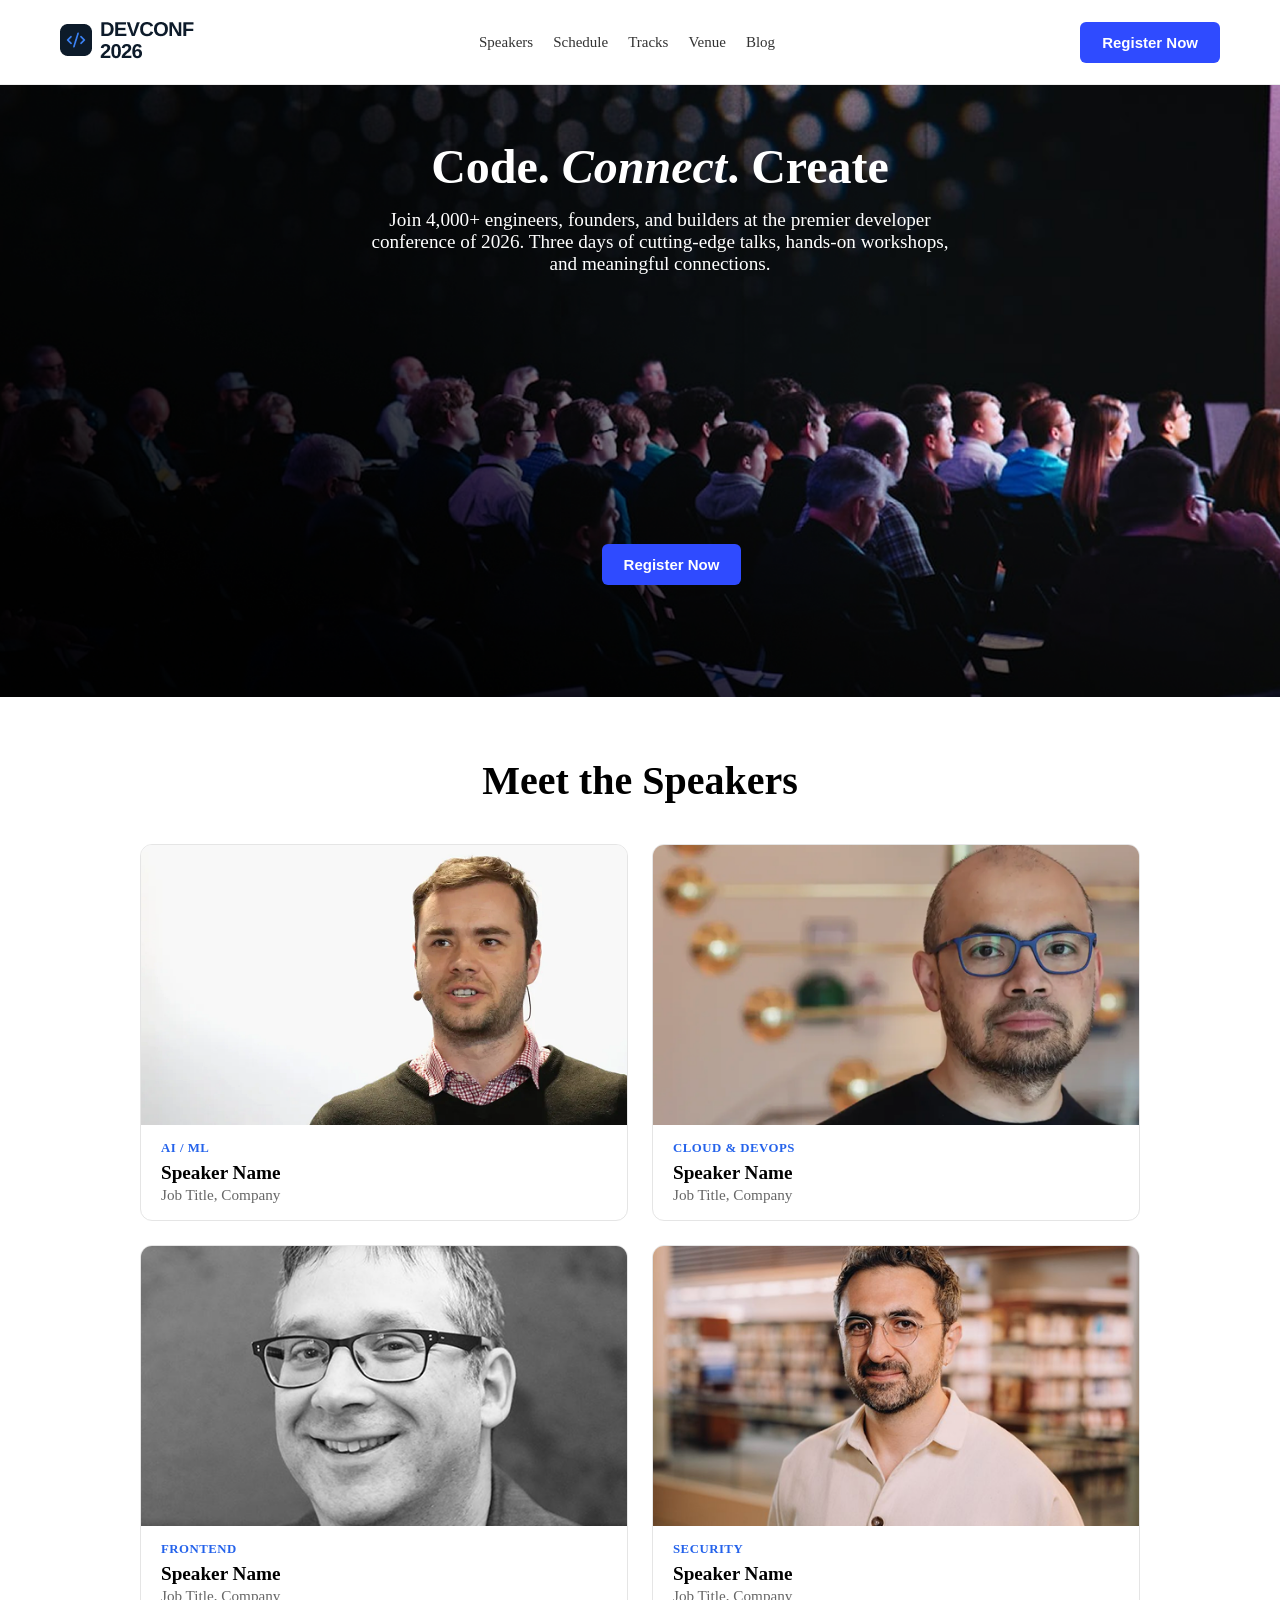
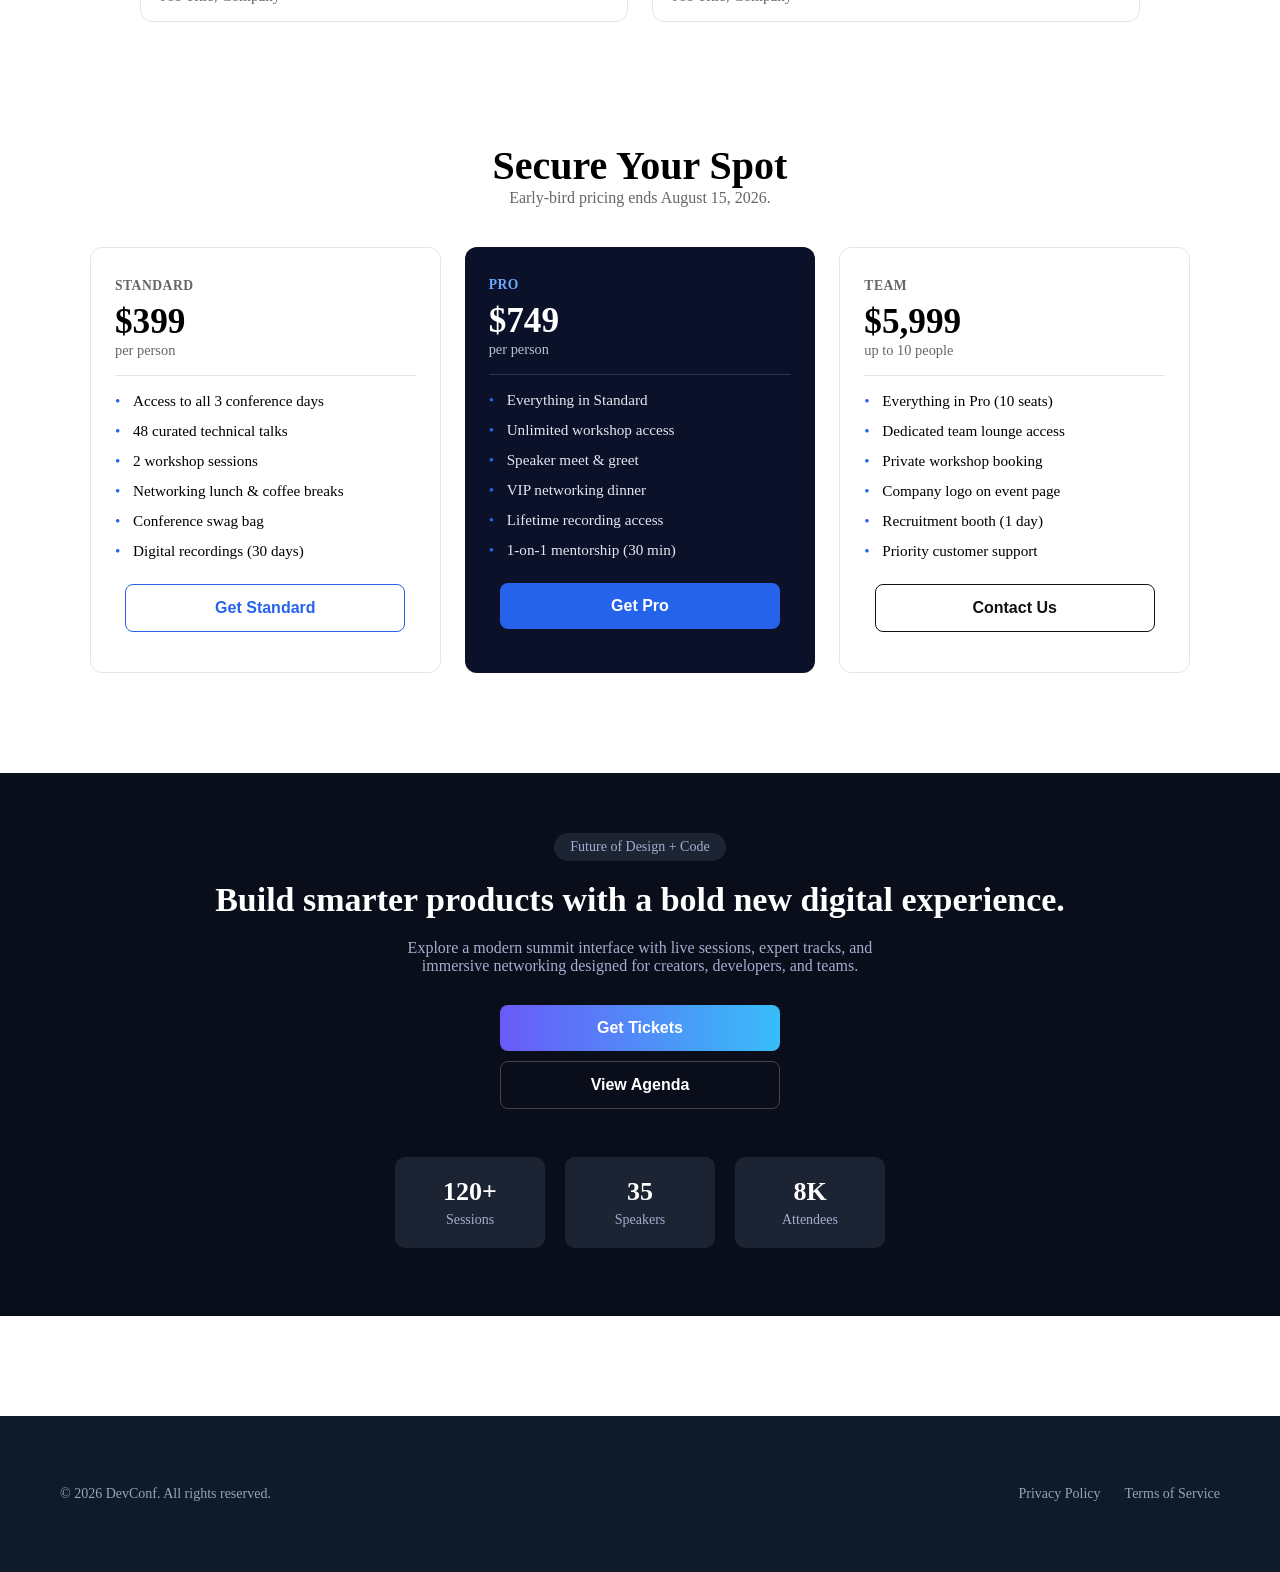
<file: index.html>
<!DOCTYPE html>
<html lang="en">

<head>
    <meta charset="UTF-8">
    <meta name="viewport" content="width=device-width, initial-scale=1.0">
    <title>DevConf_2026</title>
    <link rel="stylesheet" href="./style.css">
</head>

<body>


    <!-- header start -->
    <header>
        <div>
            <img src="./assets/logo.png" alt="">
        </div>

        <!-- nav tag -->
        <nav>
            <ul class="navigation-ber">
                <li>Speakers</li>
                <li>Schedule</li>
                <li>Tracks</li>
                <li>Venue</li>
                <li>Blog</li>

            </ul>
            <div>
                <!-- <button class="btn">Register Now</button> -->
            </div>
        </nav>

        <!-- nav end -->

        <div>
            <button class="common-btn">Register Now</button>
        </div>
    </header>
    <!-- header end -->

    <main>


        <!-- section start with banner -->
        <section>

            <div class="hero">

                <img src="./assets/Banner.png" alt="Banner">

                <div class="text">
                    <h1>Code. <em>Connect</em>. Create</h1>
                    <p>Join 4,000+ engineers, founders, and builders at the premier developer conference of 2026. Three
                        days of cutting-edge talks, hands-on workshops, and meaningful connections.
                    </p>
                </div>
                <div class="button">
                    <button class="common-btn">Register Now</button>

                </div>

            </div>
        </section>
        <!-- section end with banner-->


        <!--  Meet the Speakers Section start -->
        <section class="speakers">
            <h2 class="speakers-title">Meet the Speakers</h2>
            <div class="speakers-grid">
                <div class="card">
                    <img src="./assets/andrej.png" alt="Speaker photo" class="speaker-img">
                    <div class="card-body">
                        <div class="tag">AI / ML</div>
                        <h3 class="speaker-name ">Speaker Name</h3>
                        <p class="speaker-role">Job Title, Company</p>
                    </div>
                </div>
                <div class="card">
                    <img src="./assets/demis.png" alt="Speaker photo" class="speaker-img">
                    <div class="card-body">
                        <div class="tag">CLOUD & DEVOPS</div>
                        <h3 class="speaker-name">Speaker Name</h3>
                        <p class="speaker-role">Job Title, Company</p>
                    </div>
                </div>
                <div class="card">
                    <img src="./assets/gary.png" alt="Speaker photo" class="speaker-img">
                    <div class="card-body">
                        <div class="tag">FRONTEND</div>
                        <h3 class="speaker-name ">Speaker Name</h3>
                        <p class="speaker-role">Job Title, Company</p>
                    </div>
                </div>
                <div class="card">
                    <img src="./assets/mustafa.png" alt="Speaker photo" class="speaker-img">
                    <div class="card-body">
                        <div class="tag">SECURITY</div>
                        <h3 class="speaker-name ">Speaker Name</h3>
                        <p class="speaker-role">Job Title, Company</p>
                    </div>
                </div>
            </div>
        </section>

        <!-- Meet the Speakers Section end-->

        <!-- Pricing Section start -->
        <section class="pricing">
            <h2 class="pricing-title">Secure Your Spot</h2>
            <p class="pricing-subtitle">Early-bird pricing ends August 15, 2026.</p>

            <div class="pricing-grid">

                <div class="price-card">
                    <div class="plan-name">STANDARD</div>
                    <div class="price">$399</div>
                    <div class="price-note">per person</div>
                    <hr>
                    <ul class="feature-list">
                        <li>Access to all 3 conference days</li>
                        <li>48 curated technical talks</li>
                        <li>2 workshop sessions</li>
                        <li>Networking lunch & coffee breaks</li>
                        <li>Conference swag bag</li>
                        <li>Digital recordings (30 days)</li>
                    </ul>
                    <button class="btn btn-outline">Get Standard</button>
                </div>

                <div class="price-card price-card-featured">
                    <div class="plan-name plan-name-light">PRO</div>
                    <div class="price price-light">$749</div>
                    <div class="price-note price-note-light">per person</div>
                    <hr class="hr-light">
                    <ul class="feature-list feature-list-light">
                        <li>Everything in Standard</li>
                        <li>Unlimited workshop access</li>
                        <li>Speaker meet & greet</li>
                        <li>VIP networking dinner</li>
                        <li>Lifetime recording access</li>
                        <li>1-on-1 mentorship (30 min)</li>
                    </ul>
                    <button class="btn btn-solid">Get Pro</button>
                </div>

                <div class="price-card">
                    <div class="plan-name">TEAM</div>
                    <div class="price">$5,999</div>
                    <div class="price-note">up to 10 people</div>
                    <hr>
                    <ul class="feature-list">
                        <li>Everything in Pro (10 seats)</li>
                        <li>Dedicated team lounge access</li>
                        <li>Private workshop booking</li>
                        <li>Company logo on event page</li>
                        <li>Recruitment booth (1 day)</li>
                        <li>Priority customer support</li>
                    </ul>
                    <button class="btn btn-dark-outline">Contact Us</button>
                </div>

            </div>
        </section>
        <!-- Pricing Section end -->

        <!-- section with AI -->
        <section class="section-container">
            <p class="section-badge">Future of Design + Code</p>

            <h1 class="section-title">
                Build smarter products with a bold new digital experience.
            </h1>

            <p class="section-desc">
                Explore a modern summit interface with live sessions, expert tracks,
                and immersive networking designed for creators, developers, and teams.
            </p>

            <button class="btn btn-gradient">Get Tickets</button>
            <button class="btn btn-outline-light">View Agenda</button>

            <div class="stats">
                <div class="stat-box">
                    <h3>120+</h3>
                    <p>Sessions</p>
                </div>
                <div class="stat-box">
                    <h3>35</h3>
                    <p>Speakers</p>
                </div>
                <div class="stat-box">
                    <h3>8K</h3>
                    <p>Attendees</p>
                </div>
            </div>
        </section>
    </main>
    <!-- footer start -->
    <footer class="site-footer">
        <p class="footer-text">© 2026 DevConf. All rights reserved.</p>
        <div class="footer-links">
            <a href="#">Privacy Policy</a>
            <a href="#">Terms of Service</a>
        </div>
    </footer>
    <!-- footer end-->

</body>

</html>
</file>
<file: style.css>
* {
  margin: 0;
  padding: 0;

}

.container {
  max-width: 1980px;
  display: grid;
  justify-self: start;
}


/* header */

header {
  display: flex;
  align-items: center;
  justify-content: space-between;
  padding: 18px 60px;
  border-bottom: 1px solid #eee;
}

nav ul {
  display: flex;
  list-style: none;
  text-decoration: none;
  color: #333;
  font-size: 15px;
}

nav ul li {
  text-decoration: none;
  margin-right: 20px;
}

/* button */
.common-btn {

  background: #2f4bff;
  color: #fff;
  border: none;
  padding: 12px 22px;
  border-radius: 6px;
  font-size: 15px;
  font-weight: bold;
}

/* speker */
.hero {
  position: relative;
}

.hero img {
  width: 100%;
  height: auto;
  display: block;
}

.text {
  position: absolute;
  top: 0;
  left: 0;
  width: 100%;
  height: 40%;
  display: flex;
  flex-direction: column;
  justify-content: center;
  align-items: center;
  text-align: center;
  color: white;
  padding: 20px;
}


.text h1 {
  font-size: 3em;
  margin-bottom: 15px;
}

.text p {
  font-size: 1.2em;
  max-width: 600px;
  margin-bottom: 40px;
}

.button {
  position: absolute;
  top: 75%;
  left: 47%;
}

/* Meet the Speakers Section start */
.speakers {
  padding: 60px 20px;
  text-align: center;
}

.speakers-title {
  font-size: 2.5rem;
  font-weight: 800;
  margin-bottom: 40px;
}

.speakers-grid {
  display: grid;
  grid-template-columns: repeat(2, 1fr);
  gap: 24px;
  max-width: 1000px;
  margin: 0 auto;
  text-align: left;
}

.card {
  border: 1px solid #e5e5e5;
  border-radius: 12px;
  overflow: hidden;
  background: #fff;
}

.speaker-img {
  width: 100%;
  height: 280px;
  object-fit: cover;
  display: block;
}

.card-body {
  padding: 16px 20px;
}

.tag {
  color: #2563eb;
  font-size: 0.8rem;
  font-weight: 700;
  text-transform: uppercase;
  letter-spacing: 0.5px;
}

.speaker-name {
  font-size: 1.2rem;
  margin: 6px 0 2px;
}

.speaker-role {
  color: #666;
  font-size: 0.95rem;
  margin: 0;
}

/* Pricing Section start */
.pricing {
  padding: 60px 20px;
  text-align: center;
}

.pricing-title {
  font-size: 2.5rem;
  font-weight: 800;
}

.pricing-subtitle {
  color: #666;
  margin-bottom: 40px;
}

.pricing-grid {
  display: grid;
  grid-template-columns: repeat(3, 1fr);
  gap: 24px;
  max-width: 1100px;
  margin: 0 auto;
}

.price-card {
  border: 1px solid #e5e5e5;
  border-radius: 12px;
  padding: 30px 24px;
  text-align: left;
  background: #fff;
}

.price-card-featured {
  background: #0a1128;
  border: none;
}

.plan-name {
  font-size: 0.85rem;
  font-weight: 700;
  letter-spacing: 0.5px;
  color: #666;
}

.plan-name-light {
  color: #6ea8fe;
}

.price {
  font-size: 2.2rem;
  font-weight: 800;
  margin: 8px 0 0;
}

.price-light {
  color: #fff;
}

.price-note {
  color: #666;
  font-size: 0.9rem;
  margin-bottom: 16px;
}

.price-note-light {
  color: #b8bfd1;
}

hr {
  border: none;
  border-top: 1px solid #e5e5e5;
  margin-bottom: 16px;
}

.hr-light {
  border-top: 1px solid #2a3352;
}

.feature-list {
  list-style: none;
  padding: 0;
  margin: 0 0 24px;
}

.feature-list li {
  position: relative;
  padding-left: 18px;
  margin-bottom: 12px;
  font-size: 0.95rem;
}

.feature-list li::before {
  content: "•";
  color: #2563eb;
  position: absolute;
  left: 0;
}

.feature-list-light li {
  color: #e5e8f0;
}

.btn {
  width: 100%;
  padding: 12px;
  border-radius: 8px;
  font-weight: 700;
  cursor: pointer;
}

.btn-outline {
  background: #fff;
  color: #2563eb;
  border: 1px solid #2563eb;
}

.btn-solid {
  background: #2563eb;
  color: #fff;
  border: none;
}

.btn-dark-outline {
  background: #fff;
  color: #111;
  border: 1px solid #111;
}

/* relevent section  */
.section-container {
  max-width: 1280px;
  margin: 40px auto 100px;
  background-color: #0a0e1a;
  text-align: center;
  padding: 60px 20px;
}

.section-badge {
  display: inline-block;
  background-color: #1c2333;
  color: #a3aed0;
  padding: 6px 16px;
  border-radius: 20px;
  font-size: 14px;
  margin-bottom: 20px;
}

.section-title {
  color: white;
  font-size: 34px;
  font-weight: bold;
  margin-bottom: 20px;
}

.section-desc {
  color: #a3aed0;
  font-size: 16px;
  max-width: 500px;
  margin: 0 auto 30px auto;
}

.btn {
  display: block;
  width: 280px;
  margin: 10px auto;
  padding: 14px;
  border-radius: 8px;
  font-weight: bold;
  font-size: 16px;
  cursor: pointer;
}

.btn-gradient {
  background: linear-gradient(to right, #6a5af9, #38bdf8);
  color: white;
  border: none;
}

.btn-outline-light {
  background: transparent;
  color: white;
  border: 1px solid #444;
}

.stats {
  margin-top: 40px;
}

.stat-box {
  display: inline-block;
  background-color: #1c2333;
  width: 130px;
  padding: 20px 10px;
  margin: 8px;
  border-radius: 10px;
}

.stat-box h3 {
  color: white;
  font-size: 26px;
  margin: 0 0 5px 0;
}

.stat-box p {
  color: #a3aed0;
  margin: 0;
  font-size: 14px;
}

/* fotter */
.site-footer {
  background-color: #0d1b2a;
  padding: 70px 60px;
  display: flex;
  justify-content: space-between;
  align-items: center;
}

.footer-text {
  color: #9ca3af;
  font-size: 14px;
  margin: 0;
}

.footer-links {
  display: flex;
  gap: 24px;
}

.footer-links a {
  color: #9ca3af;
  font-size: 14px;
  text-decoration: none;
}

.footer-links a:hover {
  color: #ffffff;
}
</file>
